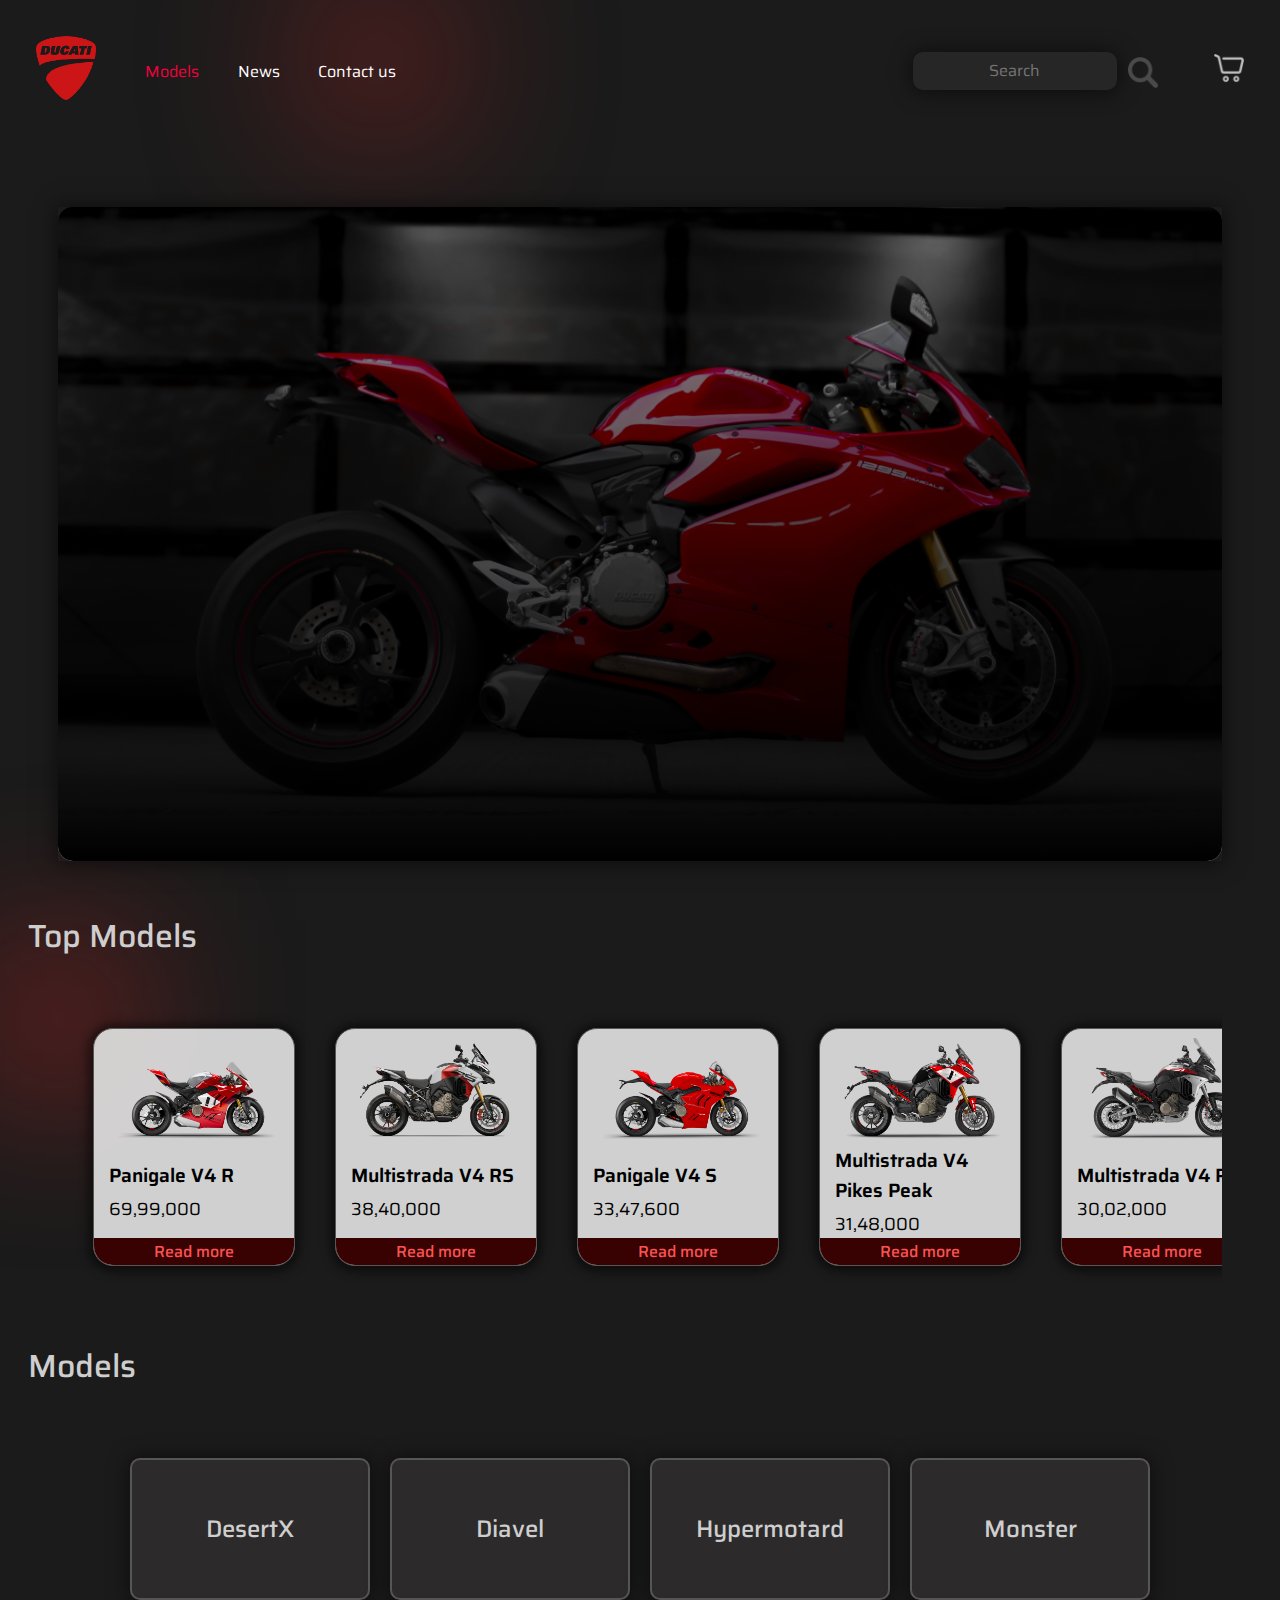
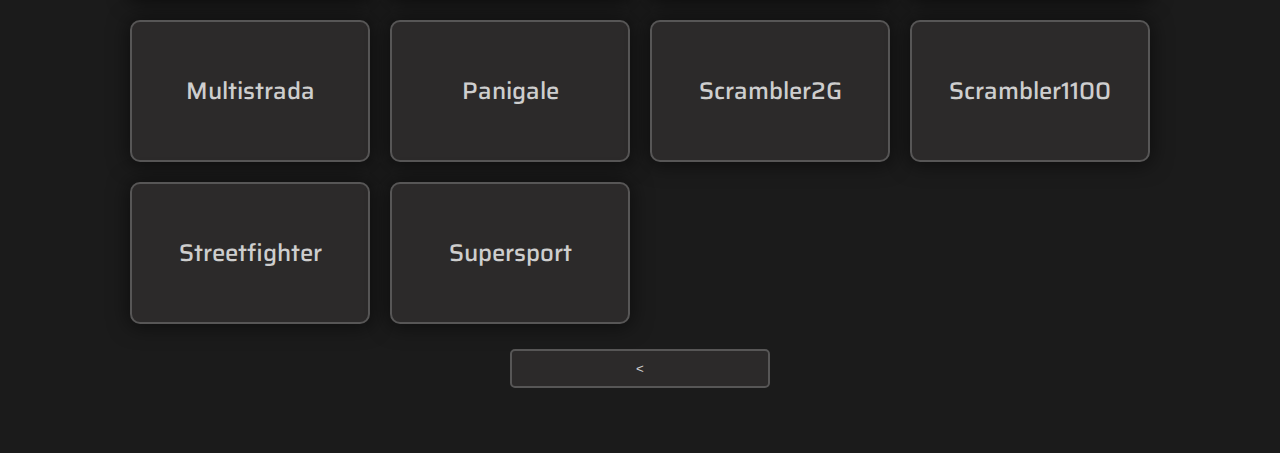
<file: main/code/index.html>
<!DOCTYPE html>
<html lang="en">
<head>
  <meta charset="UTF-8">
  <meta name="viewport" content="width=device-width, initial-scale=1.0">
  <title>Document</title>
  <link rel="stylesheet" href="./home.css">
  <link rel="stylesheet" href="./bike.css">
  <link rel="preconnect" href="https://fonts.googleapis.com">
  <link rel="preconnect" href="https://fonts.gstatic.com" crossorigin>
  <link href="https://fonts.googleapis.com/css2?family=Lato:ital,wght@0,100;0,300;0,400;0,700;0,900;1,100;1,300;1,400;1,700;1,900&family=Saira:ital,wght@0,100..900;1,100..900&display=swap" rel="stylesheet">
</head>

<body>
  <nav id="navBar">
    
    <ul class="part-1">
      <a href="./index.html"><img src="../img/ducati_id.png" alt="Ducati" id="logo"></a>
      <li><span style="color: #F5003B;">Models</span></li>
      <li>News</li>
      <li>Contact us</li>
    </ul>

    <ul class="part-2">
      <form action="submit" id="formBlock">
        <input type="text" placeholder="Search" id="inputData">
        <button type="submit" class="submitBtn"><img src="../img/magnifying-glass.png" alt=""></button>
      </form>
      
      <a href="" class="shopImg"><img src="../img/online-shopping.png" alt=""></a>
   </ul>
  
  </nav>

  <main id="main">
    <section class="advertising">
      <div class="bg"></div>
      <img src="../img/bg/wallpaperflare.com_wallpaper.jpg" alt="">
    </section>

    <p class="textModels">Top Models</p>

    <section class="topModels">
      <!-- this is just a template -->
      <div class="modelContainer" style="display: none;">
        <img src="../img/DesertX/Model-Menu-MY23-DesertX-Rally.png" alt="desertx rally" class="modelImg">
        <div>
          <p class="modelName">DesertX Rally</p>
          <p class="modelPrice">23,70,800 INR</p>
        </div>
        <button class="readMore">Read more</button>
      </div>
      <!-- upto here -->
    </section>

    <p class="textModels">Models</p>
    <br>
    
    <section class="allModels selectedModel">
      
      <button class="model" onclick="selectBike('DesertX')">DesertX</button>
      <button class="model" onclick="selectBike('Diavel')">Diavel</button>
      <button class="model" onclick="selectBike('Hypermotard')">Hypermotard</button>
      <button class="model" onclick="selectBike('Monster')">Monster</button>
      <button class="model" onclick="selectBike('Multistrada')">Multistrada</button>
      <button class="model" onclick="selectBike('Panigale')">Panigale</button>
      <button class="model" onclick="selectBike('Scrambler2G')">Scrambler2G</button>
      <button class="model" onclick="selectBike('Scrambler1100')">Scrambler1100</button>
      <button class="model" onclick="selectBike('Streetfighter')">Streetfighter</button>
      <button class="model" onclick="selectBike('SuperSport')">Supersport</button>
      
      
    </section>
    <section class="topModels js-display">
      <!-- this is just a template -->
      <div class="modelContainer js-model" style="display: none;">
        <img src="../img/DesertX/Model-Menu-MY23-DesertX-Rally.png" alt="desertx rally" class="modelImg">
        <div>
          <p class="modelName">DesertX Rally</p>
          <p class="modelPrice">23,70,800 INR</p>
        </div>
        <button class="readMore">Read more</button>
      </div>
      <!-- upto here -->
      <button class="backBtn" onclick="window.location.href='./index.html'"><</button>
    </section>

   
  </main>

  <footer id="footer"></footer>

<div id="blurbox">
  <div class="blur1"></div>
  <div class="blur2"></div>
  <div class="blur3"></div>
  <div class="blur4"></div>
  <div class="blur5"></div>
  <div class="blur6"></div>
</div>
  
  <script src="./topModels.js"></script>
</body>
</html>
</file>
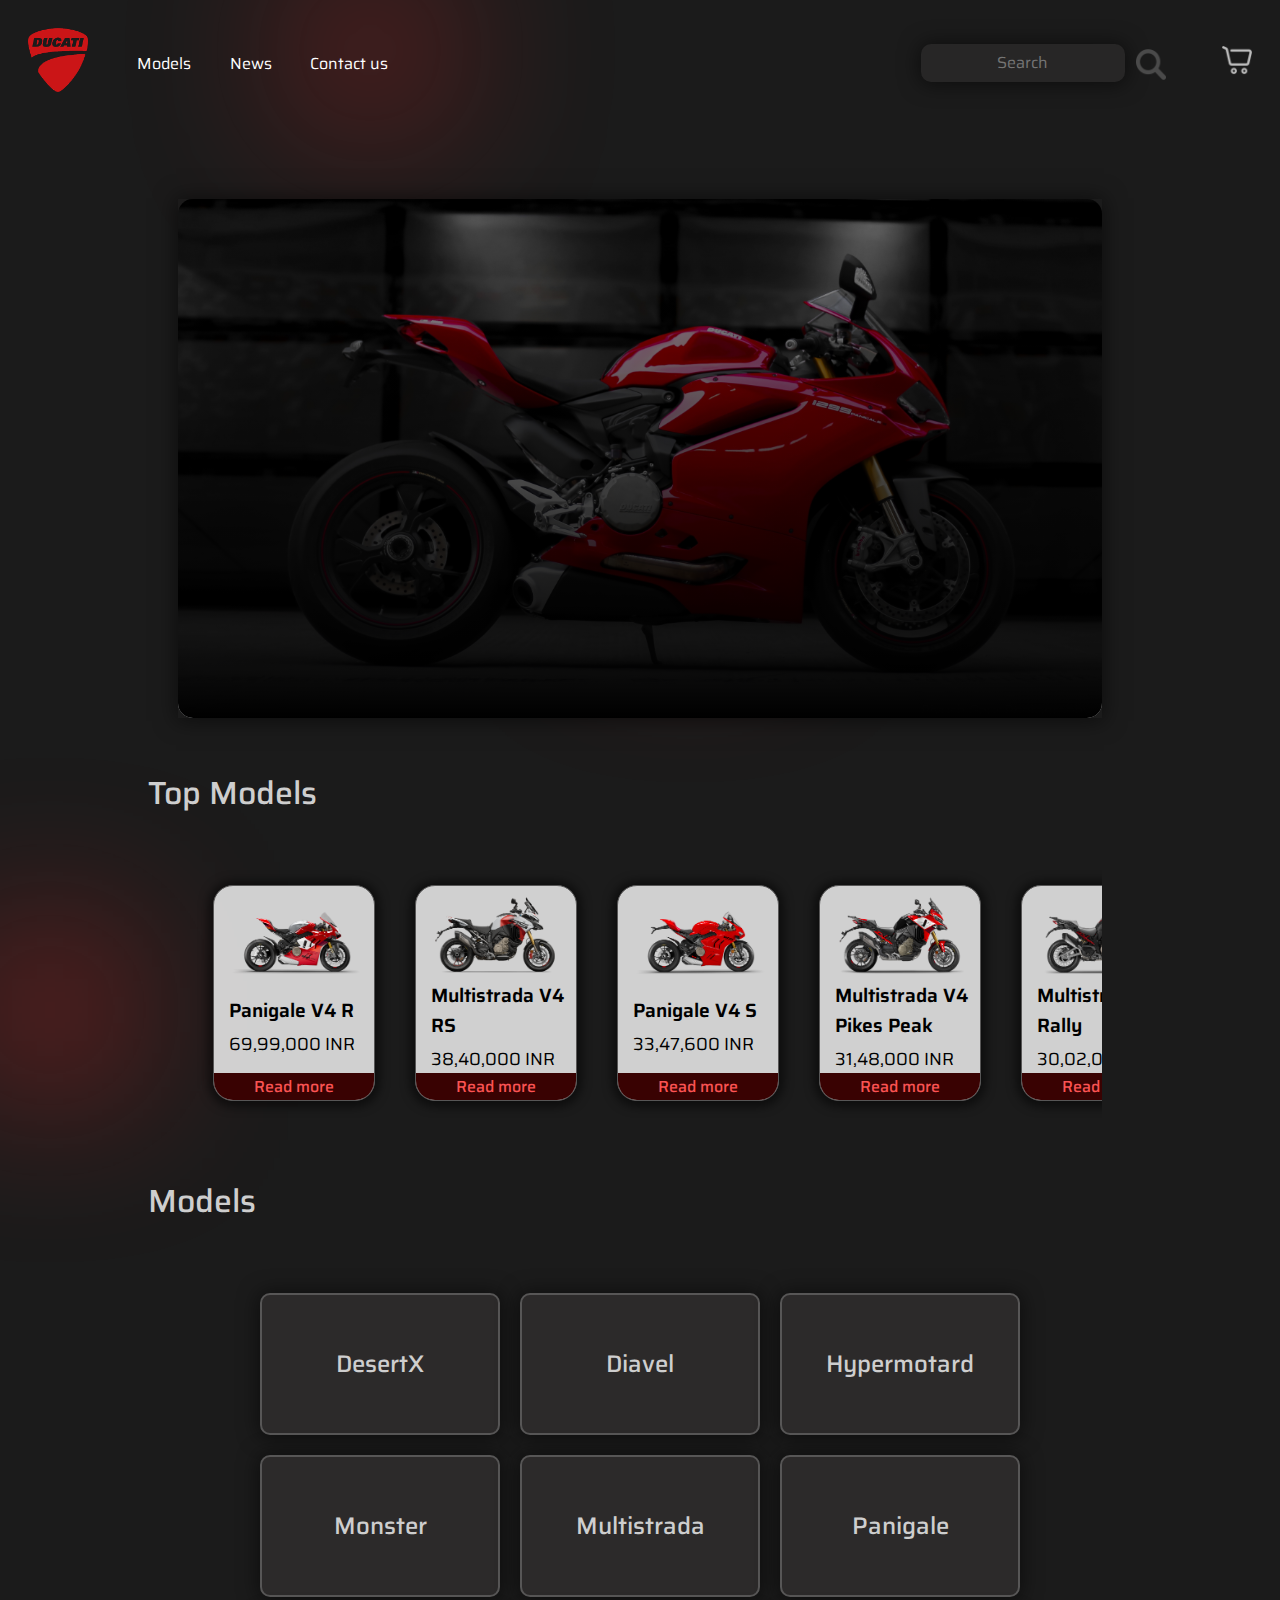
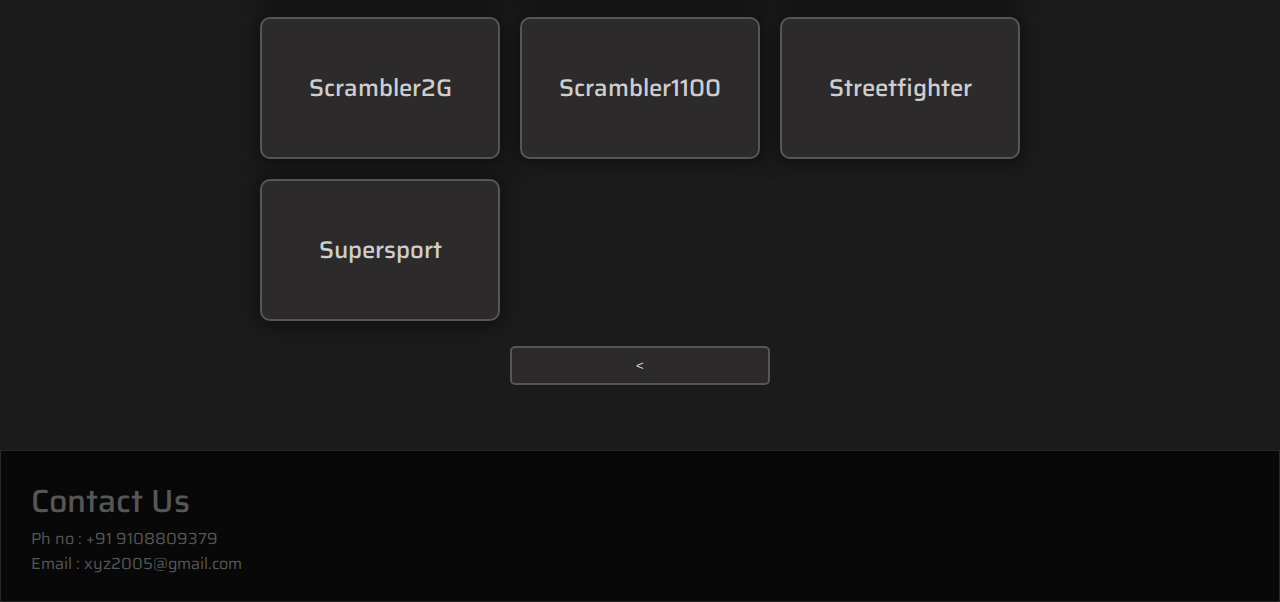
<file: main/code/home/index.html>
<!DOCTYPE html>
<html lang="en">
<head>
  <meta charset="UTF-8">
  <meta name="viewport" content="width=device-width, initial-scale=1.0">
  <title>Document</title>
  <link rel="stylesheet" href="./home.css">
  <link rel="stylesheet" href="../bikeDetails/bike.css">
  <link rel="preconnect" href="https://fonts.googleapis.com">
  <link rel="preconnect" href="https://fonts.gstatic.com" crossorigin>
  <link href="https://fonts.googleapis.com/css2?family=Lato:ital,wght@0,100;0,300;0,400;0,700;0,900;1,100;1,300;1,400;1,700;1,900&family=Saira:ital,wght@0,100..900;1,100..900&display=swap" rel="stylesheet">
  
</head>

<body>
  <nav id="navBar">
    
    <ul class="part-1">
      <a href="./index.html"><img src="../../img/ducati_id.png" alt="Ducati" id="logo"></a>
      <li class="nav-content" onclick="scrollToSection('section1')">Models</li>
      <li class="nav-content" onclick="scrollToSection('section2')">News</li>
      <li class="nav-content" onclick="scrollToSection('section3')">Contact us</li>
    </ul>

    <ul class="part-2">
      <form action="submit" id="formBlock">
        <input type="text" placeholder="Search" id="inputData">
        <button type="submit" class="submitBtn"><img src="../../img/magnifying-glass.png" alt=""></button>
      </form>
      
      <a href="../cart/cart.html" class="shopImg"><img src="../../img/online-shopping.png" alt="" onclick="displayCart()"></a>
   </ul>
  
  </nav>

  <main id="main">
    <section class="advertising">
      <div class="bg"></div>
      <img src="../../img/bg/wallpaperflare.com_wallpaper.jpg" alt="">
    </section>

    <p class="textModels">Top Models</p>

    <section class="topModels">
      <!-- this is just a template -->
      <div class="modelContainer" style="display: none;">
        <img src="../../img/DesertX/Model-Menu-MY23-DesertX-Rally.png" alt="desertx rally" class="modelImg">
        <div>
          <p class="modelName">DesertX Rally</p>
          <p class="modelPrice">23,70,800 INR</p>
        </div>
        <button class="readMore">Read more</button>
      </div>
      <!-- upto here -->
    </section>

    <p id="section1" class="textModels">Models</p>
    <br>
    
    <section class="allModels selectedModel">
      
      <button class="model" onclick="selectBike('DesertX')">DesertX</button>
      <button class="model" onclick="selectBike('Diavel')">Diavel</button>
      <button class="model" onclick="selectBike('Hypermotard')">Hypermotard</button>
      <button class="model" onclick="selectBike('Monster')">Monster</button>
      <button class="model" onclick="selectBike('Multistrada')">Multistrada</button>
      <button class="model" onclick="selectBike('Panigale')">Panigale</button>
      <button class="model" onclick="selectBike('Scrambler2G')">Scrambler2G</button>
      <button class="model" onclick="selectBike('Scrambler1100')">Scrambler1100</button>
      <button class="model" onclick="selectBike('Streetfighter')">Streetfighter</button>
      <button class="model" onclick="selectBike('SuperSport')">Supersport</button>
      
      
    </section>
    <section class="topModels js-display">
      <!-- this is just a template -->
      <div class="modelContainer js-model" style="display: none;">
        <img src="../../img/DesertX/Model-Menu-MY23-DesertX-Rally.png" alt="desertx rally" class="modelImg">
        <div>
          <p class="modelName">DesertX Rally</p>
          <p class="modelPrice">23,70,800 INR</p>
        </div>
        <button class="readMore">Read more</button>
      </div>
      <!-- upto here -->
      <button class="backBtn" onclick="window.location.href='./index.html'"><</button>
    </section>

   
  </main>

  <footer id="section3" class="footer">
    <span class="contactus">Contact Us</span>
    <span class="phno">Ph no : +91 9108809379</span>
    <span class="email">Email : xyz2005@gmail.com</span>
  </footer>

  <div id="blurbox">
    <div class="blur1"></div>
    <div class="blur2"></div>
    <div class="blur3"></div>
    <div class="blur4"></div>
    <div class="blur5"></div>
    <div class="blur6"></div>
  </div>
    
  <script src="./topModels.js"></script>
  <script src="../bikeDetails/bikeDetails.js"></script>
  <script src="../cart/cart.js"></script>

  
</body>
</html>
</file>
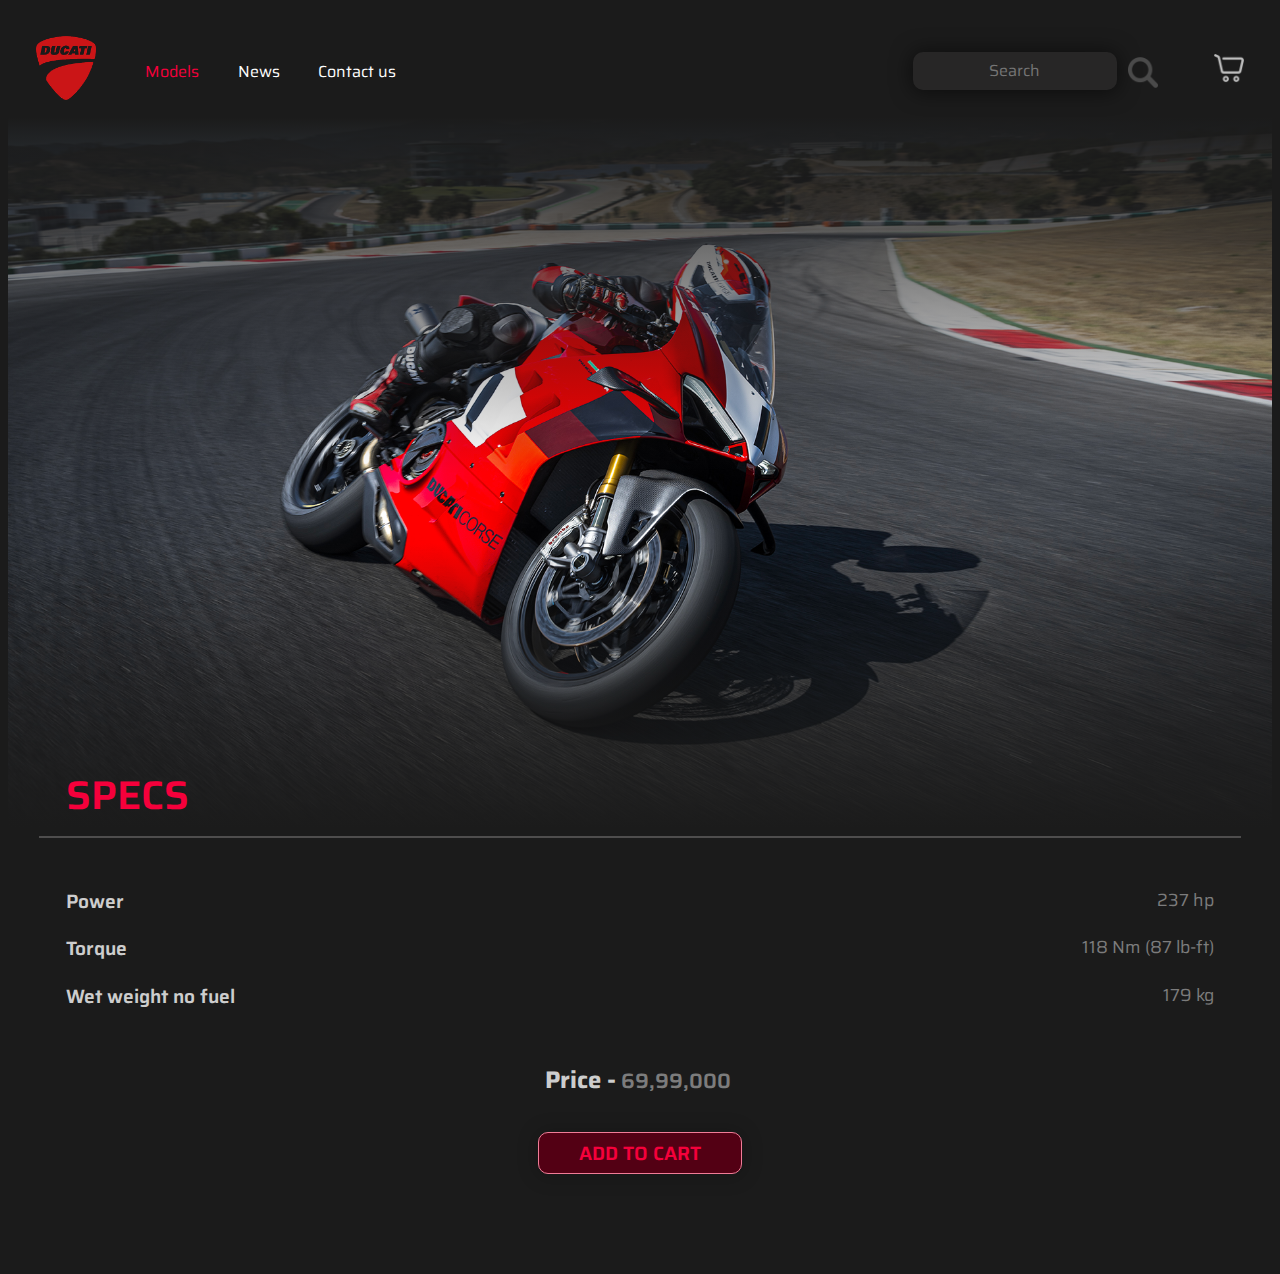
<file: main/code/bike.html>
<!DOCTYPE html>
<html lang="en">
<head>
  <meta charset="UTF-8">
  <meta name="viewport" content="width=device-width, initial-scale=1.0">
  <title>Document</title>
  <link rel="stylesheet" href="./home.css">
  <link rel="stylesheet" href="./bike.css">
  <link rel="preconnect" href="https://fonts.googleapis.com">
  <link rel="preconnect" href="https://fonts.gstatic.com" crossorigin>
  <link href="https://fonts.googleapis.com/css2?family=Lato:ital,wght@0,100;0,300;0,400;0,700;0,900;1,100;1,300;1,400;1,700;1,900&family=Saira:ital,wght@0,100..900;1,100..900&display=swap" rel="stylesheet">
</head>

<body class="bod">
  <nav id="navBar">
    
    <ul class="part-1">
      <a href="./index.html"><img src="../img/ducati_id.png" alt="Ducati" id="logo"></a>
      <li><span style="color: #F5003B;">Models</span></li>
      <li>News</li>
      <li>Contact us</li>
    </ul>

    <ul class="part-2">
      <form action="submit" id="formBlock">
        <input type="text" placeholder="Search" id="inputData">
        <button type="submit" class="submitBtn"><img src="../img/magnifying-glass.png" alt=""></button>
      </form>
      
      <a href="" class="shopImg"><img src="../img/online-shopping.png" alt=""></a>
   </ul>
  
  </nav>

  <main id="bikeMain">
    <section class="imgSec">
      <div class="fadetop"></div>
      <img src="../img/DesertX/RALLY.jpeg" alt="rally">
    </section>
  
    <section class="specSec">
      <p id="specs">SPECS</p>
      <hr>
      <div class="specContainer">
        <div class="itemCont">
          <span class="title">Power</span>
          <span class="value">73 hp (53.6 kW) @ 8,250 rpm</span>
        </div>
        <div class="itemCont">
          <span class="title">Torque</span>
          <span class="value">48.1 lb-ft (65.2 Nm) @ 7,000 rpm</span>
        </div>
        <div class="itemCont">
          <span class="title">Wet weight no fuel</span>
          <span class="value">176 kg (388 lb)</span>
        </div>
        <div class="itemCont">
          <span class="title">Fuel tank capacity</span>
          <span class="value">176 kg (388 lb)</span>
        </div>
        <div class="price">
          <span class="priceText">Price - </span>
          <span class="priceValue">19,92,000 INR</span>
        </div>
      </div>
      <div class="btnCont"><button class="AddToCart">ADD TO CART</button></div>
    </section>
  </main>
  
  <script src="./bikeDetails.js"></script>
  <script src="./topModels.js"></script>
</body>
</html>
</file>
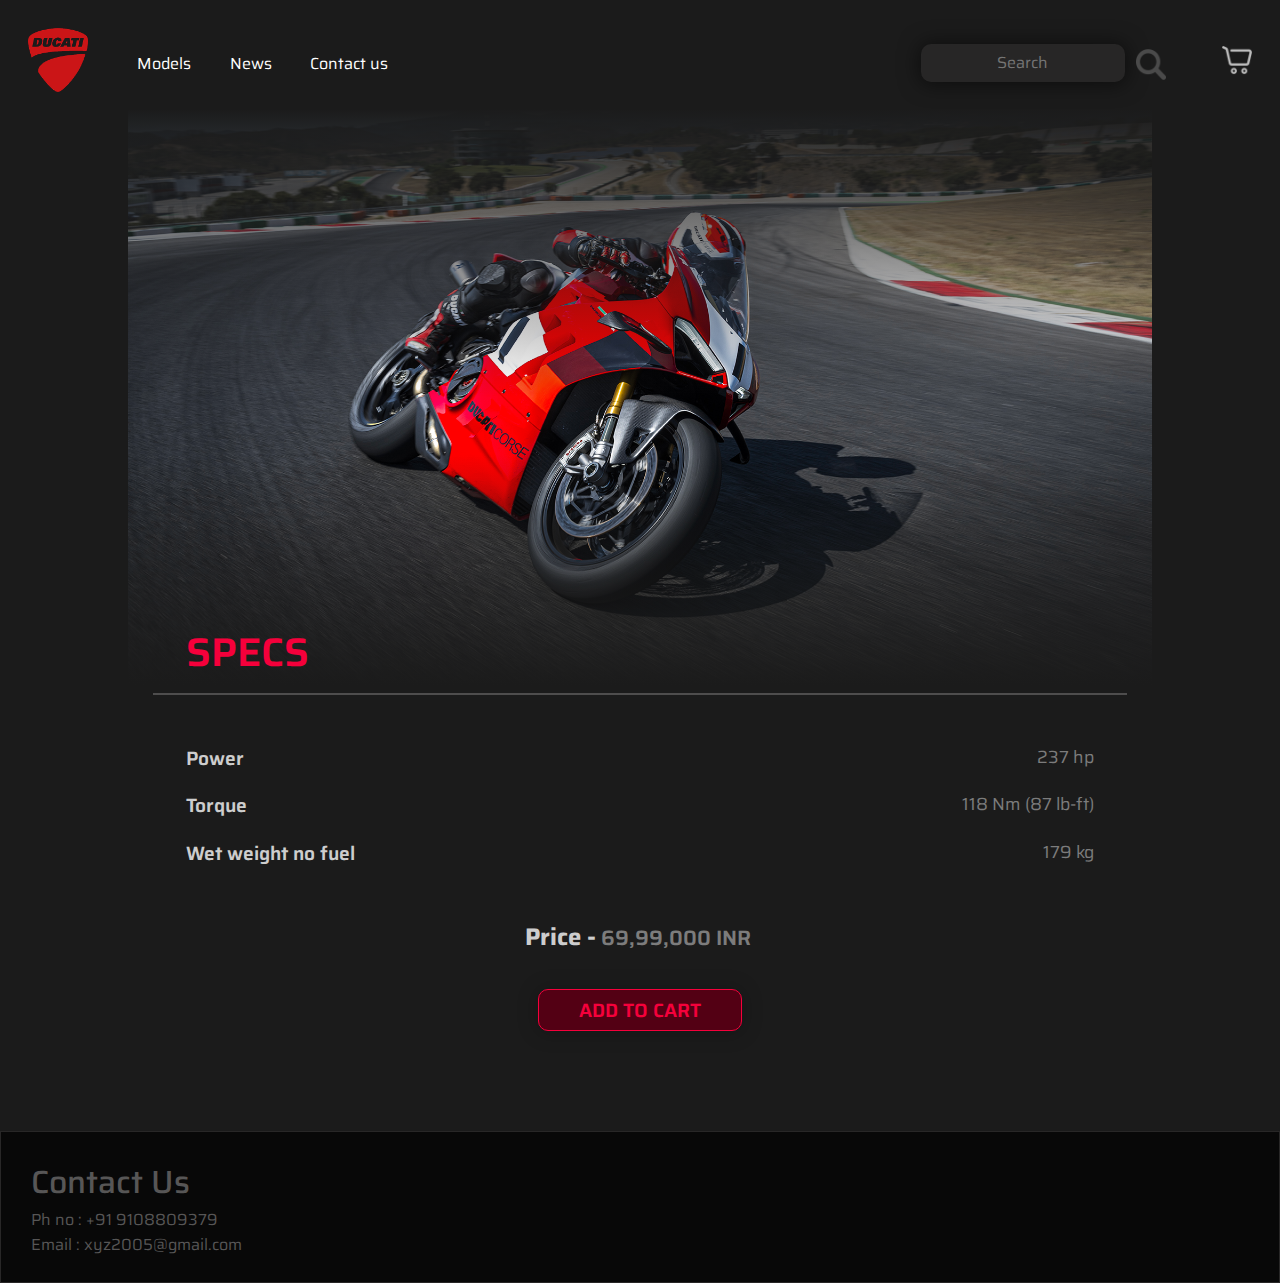
<file: main/code/bikeDetails/bike.html>
<!DOCTYPE html>
<html lang="en">
<head>
  <meta charset="UTF-8">
  <meta name="viewport" content="width=device-width, initial-scale=1.0">
  <title>Document</title>
  <link rel="stylesheet" href="../home/home.css">
  <link rel="stylesheet" href="./bike.css">
  <link rel="preconnect" href="https://fonts.googleapis.com">
  <link rel="preconnect" href="https://fonts.gstatic.com" crossorigin>
  <link href="https://fonts.googleapis.com/css2?family=Lato:ital,wght@0,100;0,300;0,400;0,700;0,900;1,100;1,300;1,400;1,700;1,900&family=Saira:ital,wght@0,100..900;1,100..900&display=swap" rel="stylesheet">
  
</head>

<body class="bod">
  <nav id="navBar">
    
    <ul class="part-1">
      <a href="../home/index.html"><img src="../../img/ducati_id.png" alt="Ducati" id="logo"></a>
      <li class="nav-content" onclick="scrollToSection('section1')">Models</li>
      <li class="nav-content" onclick="scrollToSection('section2')">News</li>
      <li class="nav-content" onclick="scrollToSection('section3')">Contact us</li>
    </ul>

    <ul class="part-2">
      <form action="submit" id="formBlock">
        <input type="text" placeholder="Search" id="inputData">
        <button type="submit" class="submitBtn"><img src="../../img/magnifying-glass.png" alt=""></button>
      </form>
      
      <a href="../cart/cart.html" class="shopImg"><img src="../../img/online-shopping.png" alt=""></a>
   </ul>
  
  </nav>

  <main id="bikeMain">
    <section class="imgSec">
      <div class="fadetop"></div>
      <img src="../../img/DesertX/RALLY.jpeg" alt="rally">
    </section>
  
    <section class="specSec">
      <p id="specs">SPECS</p>
      <hr>
      <div class="specContainer">
        <div class="itemCont">
          <span class="title">Power</span>
          <span class="value">73 hp (53.6 kW) @ 8,250 rpm</span>
        </div>
        <div class="itemCont">
          <span class="title">Torque</span>
          <span class="value">48.1 lb-ft (65.2 Nm) @ 7,000 rpm</span>
        </div>
        <div class="itemCont">
          <span class="title">Wet weight no fuel</span>
          <span class="value">176 kg (388 lb)</span>
        </div>
        <div class="itemCont">
          <span class="title">Fuel tank capacity</span>
          <span class="value">176 kg (388 lb)</span>
        </div>
        <div class="price">
          <span class="priceText">Price - </span>
          <span class="priceValue">19,92,000 INR</span>
        </div>
      </div>
      
      <div class="btnCont">
        <div id="popup" class="pop hidden"></div>
        <button class="AddToCart" onclick="addToCart('Panigale V4 R');">ADD TO CART</button></div>
    </section>
  </main>

  <footer id="section3" class="footer">
    <span class="contactus">Contact Us</span>
    <span class="phno">Ph no : +91 9108809379</span>
    <span class="email">Email : xyz2005@gmail.com</span>
  </footer>
  
  <script src="../home/topModels.js"></script>
  <script src="./bikeDetails.js"></script>
  <script src="../cart/cart.js"></script>


</body>
</html>
</file>
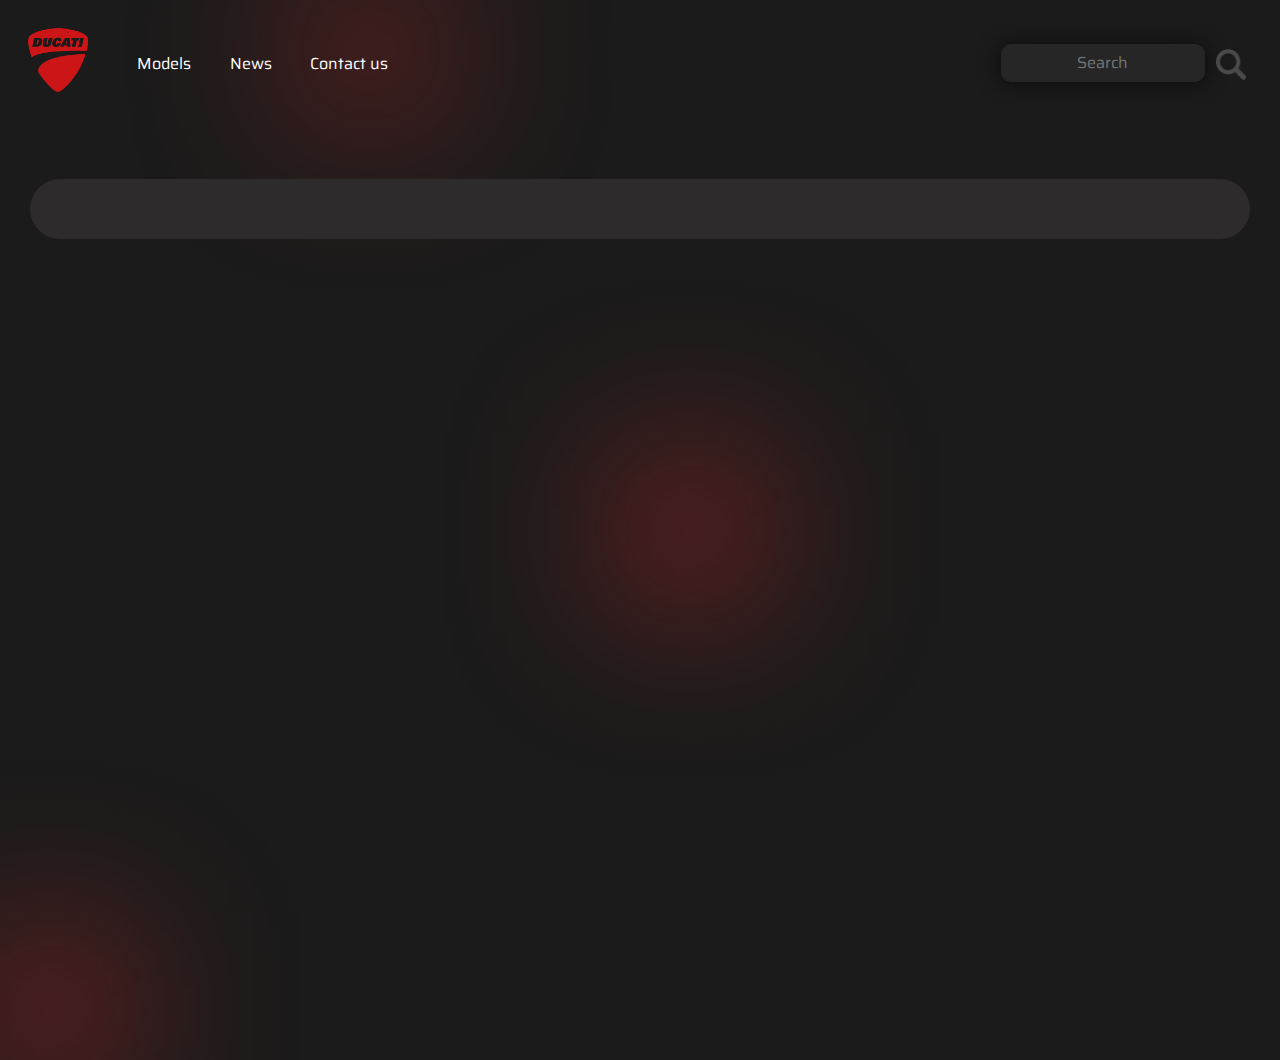
<file: main/code/cart/cart.html>
<!DOCTYPE html>
<html lang="en">
<head>
  <meta charset="UTF-8">
  <meta name="viewport" content="width=device-width, initial-scale=1.0">
  <title>Document</title>
  <link rel="stylesheet" href="./cart.css">
  <link rel="stylesheet" href="../home/home.css">
  <link rel="stylesheet" href="../bikeDetails/bike.css">
  <link rel="preconnect" href="https://fonts.googleapis.com">
  <link rel="preconnect" href="https://fonts.gstatic.com" crossorigin>
  <link href="https://fonts.googleapis.com/css2?family=Lato:ital,wght@0,100;0,300;0,400;0,700;0,900;1,100;1,300;1,400;1,700;1,900&family=Saira:ital,wght@0,100..900;1,100..900&display=swap" rel="stylesheet">
  <script src="../home/topModels.js" async></script>
</head>

<body class="bod">
  <nav id="navBar">
    
    <ul class="part-1">
      <a href="../home/index.html"><img src="../../img/ducati_id.png" alt="Ducati" id="logo"></a>
      <li class="nav-content" onclick="scrollToSection('section1')">Models</li>
      <li class="nav-content" onclick="scrollToSection('section2')">News</li>
      <li class="nav-content" onclick="scrollToSection('section3')">Contact us</li>
     </ul>

    <ul class="part-2">
      <form action="submit" id="formBlock">
        <input type="text" placeholder="Search" id="inputData">
        <button type="submit" class="submitBtn"><img src="../../img/magnifying-glass.png" alt=""></button>
      </form>
   </ul>
  
  </nav>

  <main id="bikeCart">
    <section class="infoContainer">
      <div class="bikeUnit">
        <div class="bikeCont">
          <img src="../../img/DesertX/MY-22-DesertX-Model-Blocks-630x390.png" alt="">
        </div>
        <input type="number" class="Qty" min="0" max="5" value="1">
      </div>

      <div class="bikeInfo">
        <div class="wordBlock">
          <span class="productName">DesertX</span>
          <br>
          <span class="productInfo">110HP, 92Nm, 210kg</span>
          <br>
          <span class="priceINR">18,33,000 INR</span>
        </div>

        <div class="btnBlock">
          <button class="buyNow">Buy Now</button>
          <button class="remove">Remove</button>
        </div>

      </div>
      
    </section class="priceBlock">
      <div class="priceCont">
        <span class="priceDetails">Price Details</span>
        
        <div class="blockCont">
          <span class="itemName">DesertX</span>
          <span class="itemPrice">18,33,000 INR</span>
        </div>
        <div class="blockCont">
          <span class="toalAmountText">Total Amount</span>
          <span class="totalAmountPrice">18,33,000</span>
        </div>
        
      </div>  
   
  </main>


  <div id="blurbox">
    <div class="blur1"></div>
    <div class="blur2"></div>
    <div class="blur3"></div>
    <div class="blur4"></div>
    <div class="blur5"></div>
    <div class="blur6"></div>
  </div>

  <script src="./cart.js"></script>
  <script src="../bikeDetails/bikeDetails.js"></script>
  <script src="../home/topModels.js"></script>
  
</body>
</html>
</file>
<file: main/code/home.css>
body{
  position: relative;
  
  font-family: "Saira", serif;
  background-color: #1B1B1B;
  overflow-x: hidden;
}



.shopImg img {
 width: 30px;
 height: 30px;
 margin-left: 50px;
 filter: brightness(0) invert(1) sepia(1) saturate(0) hue-rotate(0deg) grayscale(1) contrast(1) brightness(0.75);
}

#logo {
  width: 60px;
  height: auto;
  margin-right: 30px;
}

ul {
  color: white;
  display: flex;
  flex-direction: row;
  justify-content: start;
  align-items: center;
  list-style: none;
  padding: 0px;
  margin: 0px;
}

li {
  margin: 1.2rem;
}

nav {
  position: relative;
  padding: 28px;
  z-index: 1;
  padding-bottom: 50px;

  display: flex;
  flex-direction: row;
  justify-content: space-between;
  align-items: center;
}

#inputData {
  border: none;
  background-color: #272626;
  box-shadow: 0 1px 20px 2px rgba(0,0,0,0.5);
  width: 200px;
  padding-top: 10px;
  padding-bottom: 10px;
  text-align: center;
  border-radius: 10px;
  font-size: 1rem;
  color: rgb(0, 0, 0);
}

#inputData::placeholder {
  font-family: "Saira", serif;
}

form {
  display: flex;
  justify-content: center;
  align-items: center;
}
.submitBtn img {
  padding-top: 5px;
  padding-left: 5px;
  width: 1.9rem;
  filter: invert(26%) sepia(25%) saturate(6%) hue-rotate(0deg) brightness(92%) contrast(84%);
}
.submitBtn {
  border: none;
  background-color: rgba(235, 235, 235, 0);
  margin: 0;
}


main {
  margin-top: 50px;
  
}

.advertising {
  position: relative;
  display: flex;
  flex-direction: column;
  justify-content: center;
  align-items: center;
  overflow: hidden;
  margin-left: 50px;
  margin-right: 50px;
  box-shadow: 0 1px 20px 2px rgba(0,0,0,0.5);
}

.bg {
  position: absolute;
  top: 0;
  left: 0;
  width: 100%;
  height: 100%;
  border-radius: 15px;
  background: linear-gradient(to top, rgb(0, 0, 0), rgba(0, 0, 0, 0.386));
}

.advertising img{
  display: block;
  width: 100%;
  border-radius: 15px;
  overflow: hidden;
  object-fit: cover;
  object-position: center;
}

.textModels {
  color: #CECECE;
  margin-top: 50px;
  margin-left: 20px;
  font-size: 2rem;
  font-weight: 500;
}

.topModels {
  margin-left: 50px;
  display: flex;
  flex-direction: row;
  overflow-x: auto;
  margin-right: 50px;
  padding: 15px;
}
.topModels::-webkit-scrollbar{
  
  width: 0.1em;
}

.topModels::-webkit-scrollbar-thumb{
  border-radius: 100vw;
  background: #575656;
  border-style: solid;
  border-color: #242424;
  border-width: 0.25em;
}

.topModels::-webkit-scrollbar-track{
  border-radius: 100vw;
  background: #2b2b2b77;
}



.modelContainer {
  opacity: 100%;
  background-color: #e3e3e3e7;
  min-width: 200px;
  min-height: 200px;
  margin: 20px;
  margin-bottom: 10px;
  border-style: solid;
  border-width: 1.5px;
  border-color: #575656;
  border-radius: 20px;
  overflow: hidden;
  display: flex;
  flex-direction: column;
  justify-content: space-between;
  box-shadow: 0 1px 10px 5px rgba(0,0,0,0.5);
}



.modelContainer img {
  width: 100%;
  object-fit: cover;
  object-position: center;
}

.modelName{
  font-size: 1.2rem;
  font-weight: 600;
  margin: 0px;
  margin-left: 15px;
  margin-top: 5px;
  margin-bottom: 5px;
}

.modelPrice{
  font-size: 1.1rem;
  margin: 0px;
  margin-left: 15px;
}




.blur1{
  position: absolute;
  width: 100px;
  height: 100px;
  background-color: #FA2727;
  filter: blur(90px);
  
  border-radius: 100px;
  z-index: -1;
  top: 0;
  left: 20rem;
  margin: 0;
  padding: 0;
  
}

.blur2{
  position: absolute;
  width: 100px;
  height: 100px;
  background-color: #FA2727;
  filter: blur(90px);
  z-index: -1;
  top: 30rem;
  left: 40rem;
  margin: 0;
  padding: 0;

}

.blur3{
  position: absolute;
  width: 100px;
  height: 100px;
  background-color: #FA2727;
  filter: blur(90px);
  z-index: -1;
  top: 60rem;
  left: 0rem;
  margin: 0;
  padding: 0;
}

.blur4{
  position: absolute;
  width: 100px;
  height: 100px;
  background-color: #FA2727;
  filter: blur(90px);
  z-index: -1;
  top: 50rem;
  left: 100rem;
  margin: 0;
  padding: 0;
}
.readMore {
  border: none;
  font-family: "Saira", serif;
  text-align: center;
  background-color: #390202;
  color: #fb5353;
  padding: 1px;
  font-size: 1rem;
  font-weight: 500;
}

.allModels {
  display: grid;
  grid-template-columns: repeat(auto-fit, minmax(260px, 260px)); 
  justify-content: center;
  margin-left: 50px;
  margin-right: 50px;
}

.model {
  margin: 10px;
  border-style: solid;
  border-color: #575656;
  background-color: #2c2a2a;
  color: #CECECE;
  padding: 20px;
  padding-top: 50px;
  padding-bottom: 50px;
  font-family: "Saira", serif;
  text-align: center;
  font-size: 1.5rem;
  font-weight: 500;
  border-radius: 10px;
  box-shadow: 0 1px 20px 2px rgba(0,0,0,0.5);
}

.model:active{
  opacity: 0.7;
}


.model:hover {
  box-shadow: 0 1px 20px 2px rgba(0,0,0,0.9);
  scale: 1.02;
}

.js-model {
  min-width: 50px;
  margin-bottom: 30px;
}

.js-display{
  display: grid;
  grid-template-columns: repeat(auto-fit, minmax(260px, 260px)); 
   /* Space between grid items */ 

  justify-content: center;
  
}

.backBtn {
  border-style: solid;
  border-radius: 5px;
  padding: 10px;
  padding-left: 20px;
  padding-right: 20px;
  background-color: #2c2a2a;
  border-color: #575656;
  color: #CECECE;
  margin-bottom: 50px;
}
</file>
<file: main/code/bike.css>
body{
  background-color: #1B1B1B;
  height: 100vh;

}

nav {
  position: relative;
  padding: 28px;
  
  padding-bottom: 50px;
}

.imgSec {
  position: relative;
  display: flex;
  flex-direction: column;
  justify-content: center;
  align-items: center;
  overflow: hidden;
}

.imgSec img {
  display: block;
  width: 100%;
  overflow: hidden;
  object-fit: cover;
  object-position: center;
}

.fadetop {
  position: absolute;
  height: 100%;
  width: 100%;
  background: linear-gradient(to bottom,#1B1B1B
  , rgba(0, 0, 0, 0) 50%, rgba(0, 0, 0, 0) 60%, #1B1B1B); 
}

.fadebottom {
  position: absolute;
  height: 100%;
  width: 100%;
  background: linear-gradient(to top, rgba(0, 0, 0, 0), #1B1B1B);  
}

#bikeMain {
  z-index: -1;
  margin-top: -40px;
}

#specs {
  position: absolute;
  color: #F5003B;
  margin-bottom: 30px;
  margin-left: 58px;
  font-size: 2.5rem;
  font-weight: 600;
  margin-top: -4.5rem;
}

hr {
  width: 95%;
  border: none;
  border-style: solid;
  border-width: 0.5px;
  border-color: #4e4d4d;
}


.specContainer {
  
  display: flex;
  flex-direction: column;
 
  padding-top: 40px;
  
  margin-left: 58px;
  margin-right: 58px;
}

.itemCont {
  display: flex;
  justify-content: space-between;
  margin-bottom: 1.1rem;
}

.title {
  color: #CDCDCD;
  font-size: 1.2rem;
  font-weight: 600;
  
}

.value {
  color: #7C7C7C;
  font-size: 1.1rem;
  font-weight: 400;
  
}

.btnCont{
  display: flex;
  justify-content: center;
  align-items: center;
}

.AddToCart {
  margin-top: 30px;
  width: auto;
  padding: 5px;
  padding-left:40px;
  padding-right: 40px;
  font-family: "Saira", serif;
  font-weight: 600;
  font-size: 1.2rem;
  color: #F5003B;
  background-color: #530014;
  border-radius: 10px;
  border-style: solid;
  border-width: 1px;
  border-color: #f07c97;
  box-shadow: 0 1px 20px 2px rgba(0,0,0,0.2);
  margin-bottom: 100px;
}

.AddToCart:hover{
  border-color: #fb2d2d;
  box-shadow: 0 1px 20px 2px rgba(1, 0, 0, 0.7);
}

.AddToCart:active{
  opacity: 70%;
}

.price {
  display: flex;
  flex-direction: row;
  justify-content: center;
  align-items: center;
  margin-top: 30px;
  padding: 0px;
}

.priceText {
  color: #CDCDCD;
  font-size: 1.5rem;
  font-weight: 700;
}
.priceValue {
  color: #7C7C7C;
  font-size: 1.3rem;
  font-weight: 600;
  margin: 5px;
}
</file>
<file: main/code/home/home.css>
body{
  position: relative;
  height: 100vh;
  font-family: "Saira", serif;
  background-color: #1B1B1B;
  overflow-x: hidden;
  margin: 0;
}



.shopImg img {
 width: 30px;
 height: 30px;
 margin-left: 50px;
 filter: brightness(0) invert(1) sepia(1) saturate(0) hue-rotate(0deg) grayscale(1) contrast(1) brightness(0.75);
}

#logo {
  width: 60px;
  height: auto;
  margin-right: 30px;
}

ul {
  color: white;
  display: flex;
  flex-direction: row;
  justify-content: start;
  align-items: center;
  list-style: none;
  padding: 0px;
  margin: 0px;
}

li {
  margin: 1.2rem;
}

nav {
  position: relative;
  padding: 28px;
  z-index: 1;
  padding-bottom: 50px;

  display: flex;
  flex-direction: row;
  justify-content: space-between;
  align-items: center;
}

#inputData {
  border: none;
  background-color: #272626;
  box-shadow: 0 1px 20px 2px rgba(0,0,0,0.5);
  width: 200px;
  padding-top: 10px;
  padding-bottom: 10px;
  text-align: center;
  border-radius: 10px;
  font-size: 1rem;
  color: rgb(0, 0, 0);
}

#inputData::placeholder {
  font-family: "Saira", serif;
}

form {
  display: flex;
  justify-content: center;
  align-items: center;
}
.submitBtn img {
  padding-top: 5px;
  padding-left: 5px;
  width: 1.9rem;
  filter: invert(26%) sepia(25%) saturate(6%) hue-rotate(0deg) brightness(92%) contrast(84%);
}
.submitBtn {
  border: none;
  background-color: rgba(235, 235, 235, 0);
  margin: 0;
}


main {
  margin-top: 50px;
  padding-left: 10%;
  padding-right: 10%;
}

.advertising {
  position: relative;
  display: flex;
  flex-direction: column;
  justify-content: center;
  align-items: center;
  overflow: hidden;
  margin-left: 50px;
  margin-right: 50px;
  box-shadow: 0 1px 20px 2px rgba(0,0,0,0.5);
}

.bg {
  position: absolute;
  top: 0;
  left: 0;
  width: 100%;
  height: 100%;
  border-radius: 15px;
  background: linear-gradient(to top, rgb(0, 0, 0), rgba(0, 0, 0, 0.386));
}

.advertising img{
  display: block;
  width: 100%;
  border-radius: 15px;
  overflow: hidden;
  object-fit: cover;
  object-position: center;
}

.textModels {
  color: #CECECE;
  margin-top: 50px;
  margin-left: 20px;
  font-size: 2rem;
  font-weight: 500;
}

.topModels {
  margin-left: 50px;
  display: flex;
  flex-direction: row;
  overflow-x: auto;
  margin-right: 50px;
  padding: 15px;
}
.topModels::-webkit-scrollbar{
  
  width: 0.1em;
}

.topModels::-webkit-scrollbar-thumb{
  border-radius: 100vw;
  background: #575656;
  border-style: solid;
  border-color: #242424;
  border-width: 0.25em;
}

.topModels::-webkit-scrollbar-track{
  border-radius: 100vw;
  background: #2b2b2b77;
}



.modelContainer {
  opacity: 100%;
  background-color: #e3e3e3e7;
  min-width: 10rem;
  min-height: 10rem;
  max-width: 40rem;
  max-height: 40rem;
  margin: 20px;
  margin-bottom: 10px;
  border-style: solid;
  border-width: 1.5px;
  border-color: #575656;
  border-radius: 20px;
  overflow: hidden;
  display: flex;
  flex-direction: column;
  justify-content: space-between;
  box-shadow: 0 1px 10px 5px rgba(0,0,0,0.5);
}

.modelContainer:hover{
  scale: 1.01;
}



.modelContainer img {
  width: 100%;
  object-fit: cover;
  object-position: center;
}

.modelName{
  font-size: 1.2rem;
  font-weight: 600;
  margin: 0px;
  margin-left: 15px;
  margin-top: 5px;
  margin-bottom: 5px;
}

.modelPrice{
  font-size: 1.1rem;
  margin: 0px;
  margin-left: 15px;
}




.blur1{
  position: absolute;
  width: 100px;
  height: 100px;
  background-color: #FA2727;
  filter: blur(90px);
  
  border-radius: 100px;
  z-index: -1;
  top: 0;
  left: 20rem;
  margin: 0;
  padding: 0;
  
}

.blur2{
  position: absolute;
  width: 100px;
  height: 100px;
  background-color: #FA2727;
  filter: blur(90px);
  z-index: -1;
  top: 30rem;
  left: 40rem;
  margin: 0;
  padding: 0;

}

.blur3{
  position: absolute;
  width: 100px;
  height: 100px;
  background-color: #FA2727;
  filter: blur(90px);
  z-index: -1;
  top: 60rem;
  left: 0rem;
  margin: 0;
  padding: 0;
}

.blur4{
  position: absolute;
  width: 100px;
  height: 100px;
  background-color: #FA2727;
  filter: blur(90px);
  z-index: -1;
  top: 50rem;
  left: 100rem;
  margin: 0;
  padding: 0;
}
.readMore {
  cursor: pointer;
  border: none;
  font-family: "Saira", serif;
  text-align: center;
  background-color: #390202;
  color: #fb5353;
  padding: 1px;
  font-size: 1rem;
  font-weight: 500;
}

.allModels {
  display: grid;
  grid-template-columns: repeat(auto-fit, minmax(260px, 260px)); 
  justify-content: center;
  margin-left: 50px;
  margin-right: 50px;
}

.model {
  margin: 10px;
  border-style: solid;
  border-color: #575656;
  background-color: #2c2a2a;
  color: #CECECE;
  padding: 20px;
  padding-top: 50px;
  padding-bottom: 50px;
  font-family: "Saira", serif;
  text-align: center;
  font-size: 1.5rem;
  font-weight: 500;
  border-radius: 10px;
  box-shadow: 0 1px 20px 2px rgba(0,0,0,0.5);
}

.model:active{
  opacity: 0.7;
}


.model:hover {
  box-shadow: 0 1px 20px 2px rgba(0,0,0,0.9);
  scale: 1.02;
}

.js-model {
  min-width: 50px;
  margin-bottom: 30px;
}

.js-display{
  display: grid;
  grid-template-columns: repeat(auto-fit, minmax(260px, 260px)); 
   /* Space between grid items */ 

  justify-content: center;
  
}

.backBtn {
  border-style: solid;
  border-radius: 5px;
  padding: 10px;
  padding-left: 20px;
  padding-right: 20px;
  background-color: #2c2a2a;
  border-color: #575656;
  color: #CECECE;
  margin-bottom: 50px;
}

.nav-content{
  cursor: pointer;
  color: white;
  transition: color 0.2s ease;
}

.nav-content:hover { 
  color: #F5003B;
}

.nav-content:active{
  opacity: 70%;
}

.footer{
  background-color: #080808;
  height: 10%;
  bottom: 0;
  margin: 0;
  display: flex;
  flex-direction: column;
  justify-content: center;
  align-items: start;
  padding: 30px;
  border-style: solid;
  border-width: 1.5px;
  border-color: #282727;
  
}

span {
  color: #575656;
}

.contactus{
  font-size: 2rem;
  font-weight: 500;
}
</file>
<file: main/code/bikeDetails/bike.css>
body{
  background-color: #1B1B1B;
  height: 100vh;

}

nav {
  position: relative;
  padding: 28px;
  
  padding-bottom: 50px;
}

.imgSec {
  position: relative;
  display: flex;
  flex-direction: column;
  justify-content: center;
  align-items: center;
  overflow: hidden;
}

.imgSec img {
  display: block;
  width: 100%;
  overflow: hidden;
  object-fit: cover;
  object-position: center;
}

.fadetop {
  position: absolute;
  height: 100%;
  width: 100%;
  background: linear-gradient(to bottom,#1B1B1B
  , rgba(0, 0, 0, 0) 50%, rgba(0, 0, 0, 0) 60%, #1B1B1B); 
}

.fadebottom {
  position: absolute;
  height: 100%;
  width: 100%;
  background: linear-gradient(to top, rgba(0, 0, 0, 0), #1B1B1B);  
}

#bikeMain {
  z-index: -1;
  margin-top: -40px;
}

#specs {
  position: absolute;
  color: #F5003B;
  margin-bottom: 30px;
  margin-left: 58px;
  font-size: 2.5rem;
  font-weight: 600;
  margin-top: -4.5rem;
}

hr {
  width: 95%;
  border: none;
  border-style: solid;
  border-width: 0.5px;
  border-color: #4e4d4d;
}


.specContainer {
  
  display: flex;
  flex-direction: column;
 
  padding-top: 40px;
  
  margin-left: 58px;
  margin-right: 58px;
}

.itemCont {

  display: flex;
  justify-content: space-between;
  margin-bottom: 1.1rem;
}

.title {
  color: #CDCDCD;
  font-size: 1.2rem;
  font-weight: 600;
  
}

.value {
  color: #7C7C7C;
  font-size: 1.1rem;
  font-weight: 400;
  
}

.btnCont{
  position: relative;
  display: flex;
  justify-content: center;
  align-items: center;
}

.AddToCart {
  margin-top: 30px;
  width: auto;
  padding: 5px;
  padding-left:40px;
  padding-right: 40px;
  font-family: "Saira", serif;
  font-weight: 600;
  font-size: 1.2rem;
  color: #F5003B;
  background-color: #530014;
  border-radius: 10px;
  border-style: solid;
  border-width: 1px;
  border-color: #F5003B;
  box-shadow: 0 1px 20px 2px rgba(0,0,0,0.2);
  margin-bottom: 100px;
  cursor: pointer;
}

.AddToCart:hover{
  border-color: #fb2d2d;
  box-shadow: 0 1px 20px 2px rgba(1, 0, 0, 0.7);
}

.AddToCart:active{
  opacity: 70%;
}

.price {
  display: flex;
  flex-direction: row;
  justify-content: center;
  align-items: center;
  margin-top: 30px;
  padding: 0px;
}

.priceText {
  color: #CDCDCD;
  font-size: 1.5rem;
  font-weight: 700;
}
.priceValue {
  color: #7C7C7C;
  font-size: 1.3rem;
  font-weight: 600;
  margin: 5px;
}

#bikeCart {
  background-color: #2D2B2B;
  border-radius: 30px;
  margin: 30px;
  padding: 30px;
}

.infoContainer {
  display: flex;
  justify-content: start;
  align-items: center;
  background-color: #141313;
  padding: 30px;
  border-radius: 30px;
  margin: 20px;
}

.bikeUnit {
  overflow: hidden;
  display: flex;
  flex-direction: column;
  justify-content: center;
  align-items: center;
}

.Qty {
  margin-right: 30px;
  width: 1.5rem;
  margin-top: 20px;
  padding: 5px;
  color: #C2C2C2;
  background-color: #323232;
  border: none;
  border-radius: 5px;
}

.bikeCont {
  background-color: #e3e3e3e7;
  min-width: 100px;
  max-width: 250px;
  border-style: solid;
  border-width: 1.5px;
  margin-right: 30px;
  border-color: #575656;
  border-radius: 15px;
  overflow: hidden;
  display: flex;
  flex-direction: column;
  justify-content: space-between;
  box-shadow: 0 1px 10px 5px rgba(0,0,0,0.5);
}

.bikeCont img {
  min-width: 100px;
  max-width: 350px;
  object-fit: cover;
  object-position: center;
  padding-bottom: 20px;
}

.bikeInfo{
  display: flex;
  flex-direction: column;
  justify-content: start;
  align-items: start;
  margin-bottom: 55px;
}

.productName{
  color: #CECECE;
  font-weight: 600;
  font-size: 1.4rem;
  
}

.productInfo{
  color: #7D7D7D;
  font-weight: 500;
  font-size: 0.9rem;
}

.priceINR{
  color: #FFFFFF;
  font-weight: 700;
  font-size: 1.5rem;
}

.wordBlock{
  margin-bottom: 20px;
}

.buyNow{
  border-style: solid;
  border-width: 0px;
  padding: 30px;
  padding-top: 10px;
  padding-bottom: 10px;
  background-color: #0E2B01;
  color: #8FFC8D;
  margin-right: 10px;
  border-radius: 10px;
  font-weight: 600;
  font-size: 1.01rem;
}

.remove:active{
  opacity: 50%;
}
.buyNow:active{
  opacity: 50%;
}

.remove{
  border-style: solid;
  border-width: 0px;
  padding: 30px;
  padding-top: 10px;
  padding-bottom: 10px;
  background-color: #2B0101;
  color: #FC8D8D;
  border-radius: 10px;
  font-weight: 600;
  font-size: 1.01rem;
}

.pop {
  position: absolute;
  left: 5px;
  padding: 5px;
  padding-left: 25px;
  padding-right: 25px;
  background-color: #0e410099; 
  color: rgb(193, 193, 193);
  border-radius: 8px;
  opacity: 0;
  transition: opacity 0.5s ease-in;
  z-index: 1;
}

.hidden {
  display: none;
}

.show {
  display: block;
  opacity: 1;
}
</file>
<file: main/code/cart/cart.css>
.priceBlock{
  color: aliceblue;
  
}
</file>
